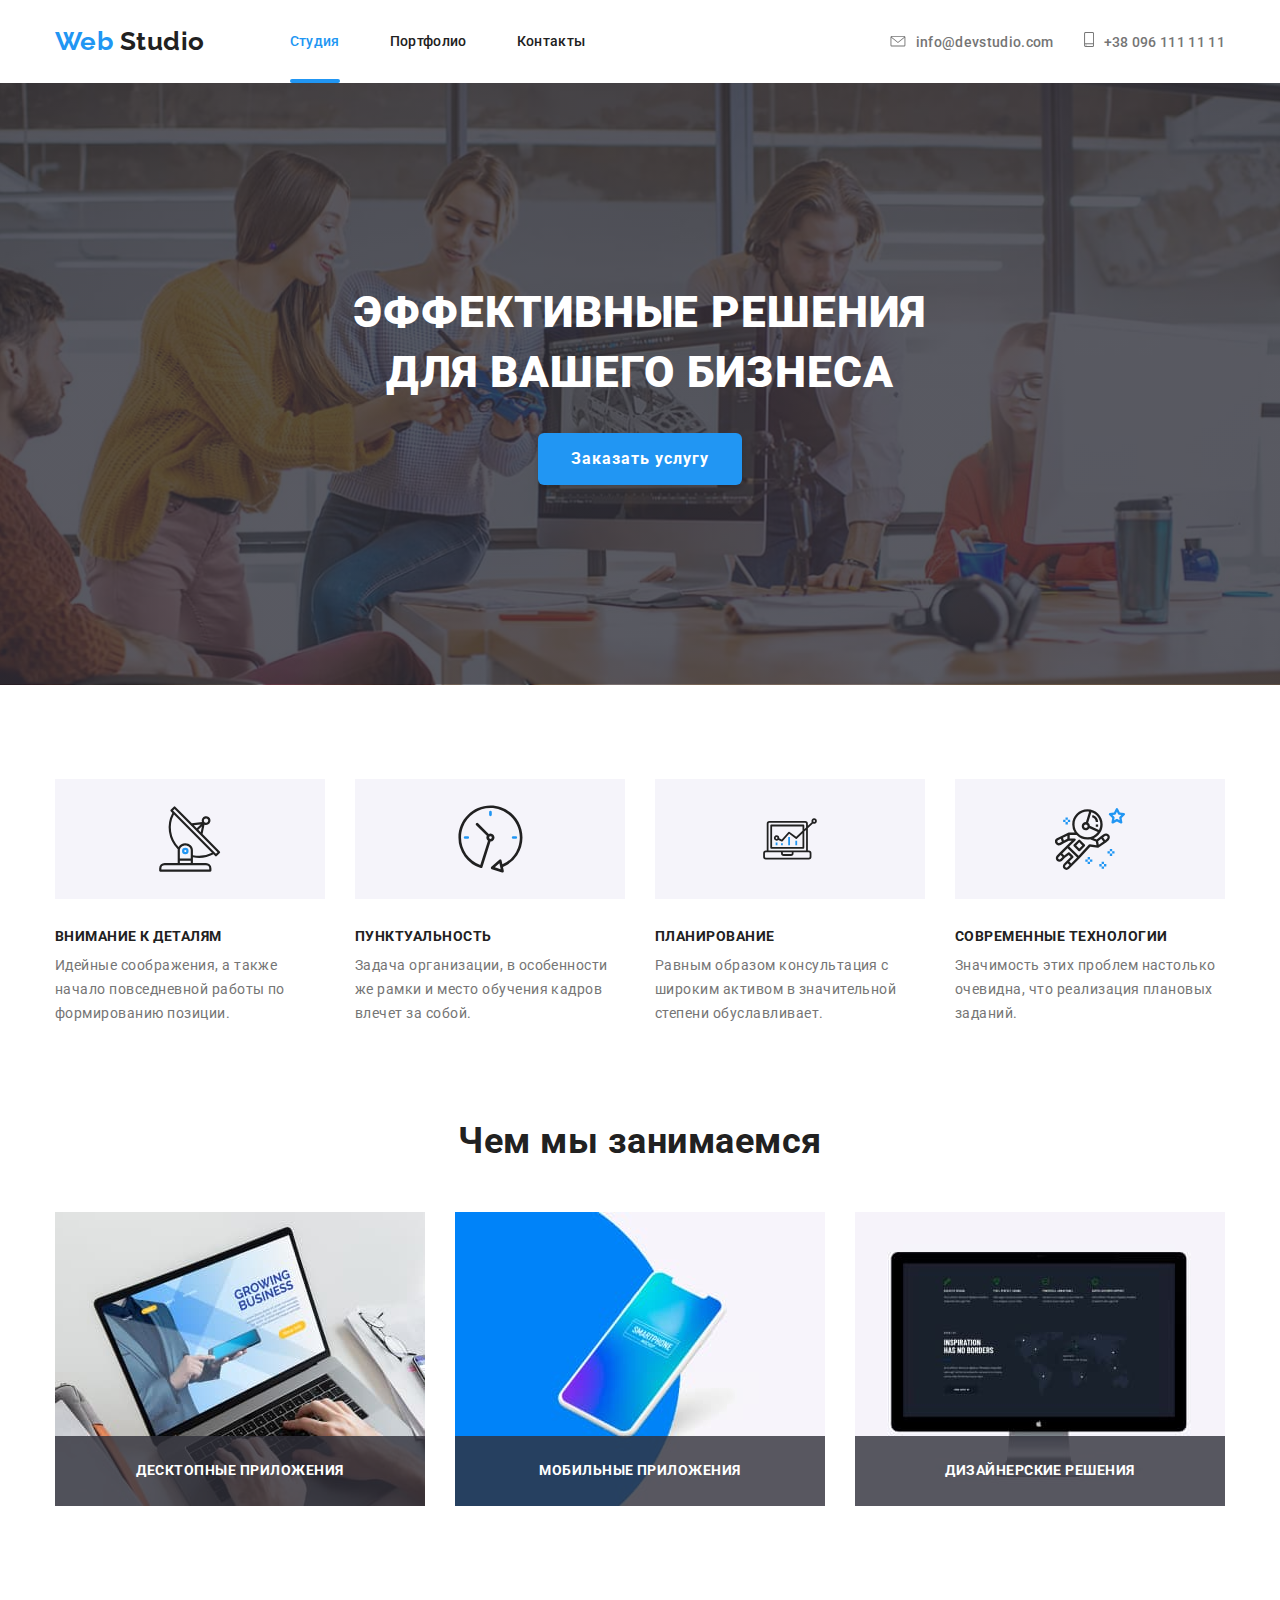
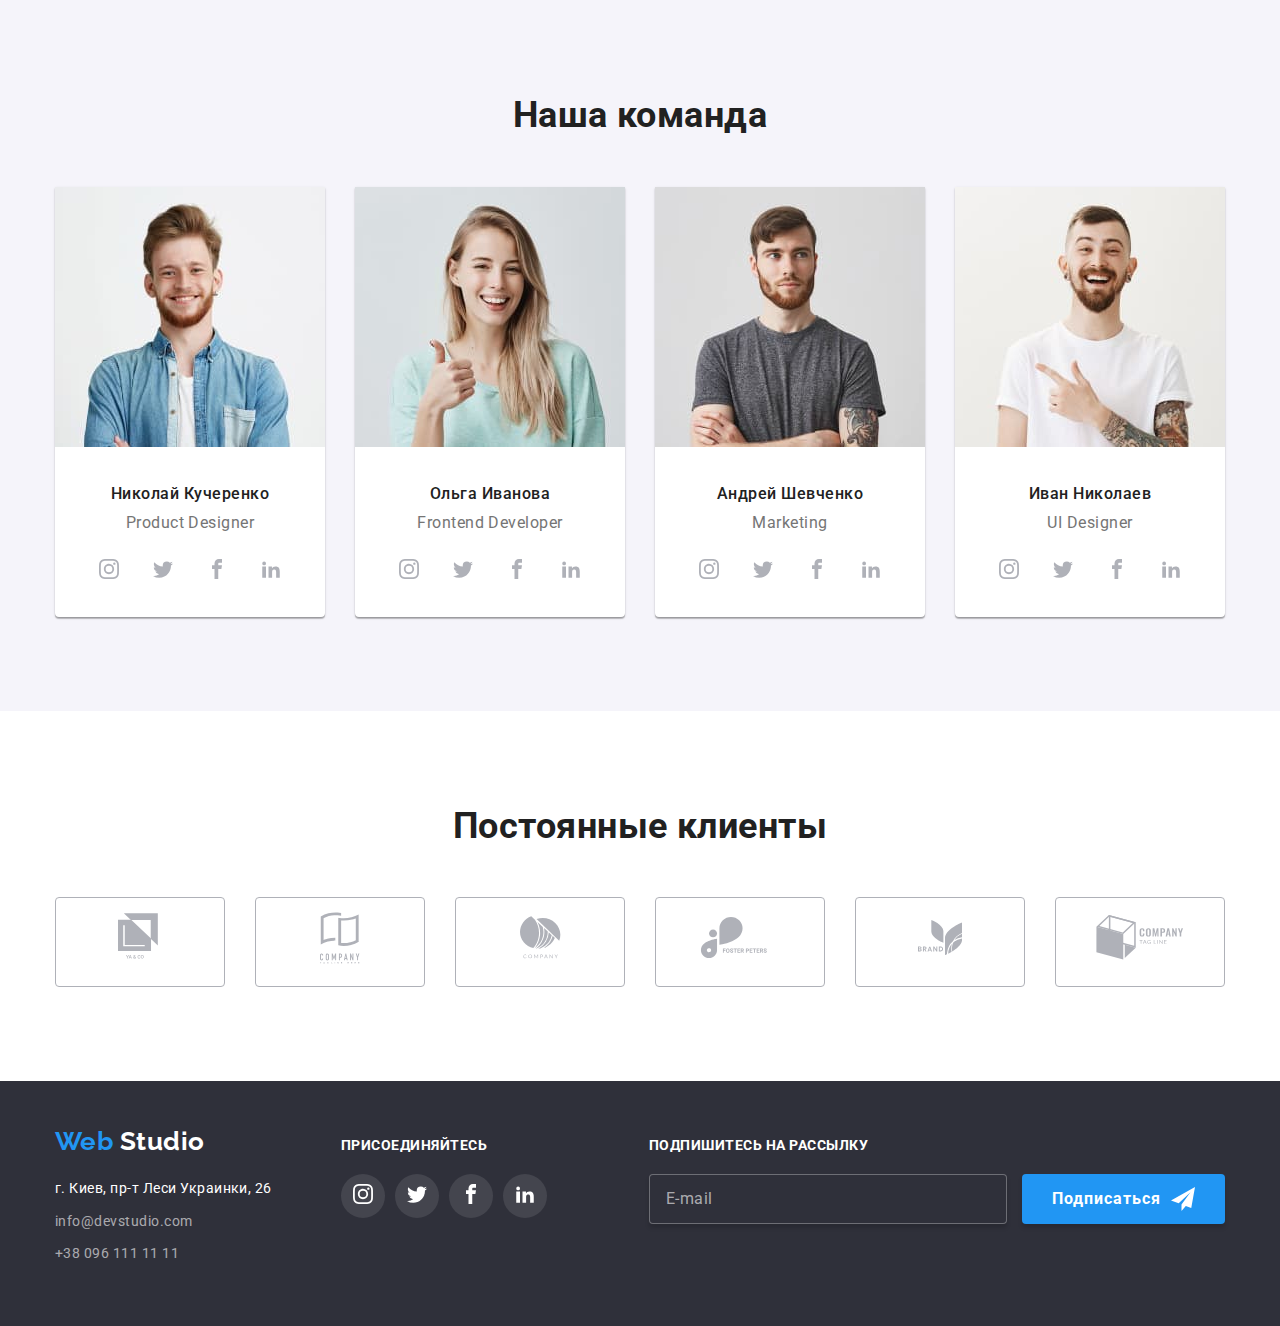
<file: index.html>
<!DOCTYPE html>
<html lang="ru">
  <head>
    <meta charset="UTF-8" />
    <meta name="viewport" content="width=device-width, initial-scale=1.0" />
    <title>Web Studio</title>
    <link
      href="https://fonts.googleapis.com/css2?family=Raleway:wght@700&family=Roboto:wght@400;500;700;900&display=swap"
      rel="stylesheet"
    />
    <link
      rel="stylesheet"
      type="text/css"
      href="https://cdnjs.cloudflare.com/ajax/libs/modern-normalize/0.7.0/modern-normalize.min.css"
    />
    <!-- <link rel="stylesheet" type="text/css" href="./css/styles.css" /> -->
    <link rel="stylesheet" type="text/css" href="./css/main.min.css" />
  </head>
  <body>
    <header>
      <!--Nav-->
      <div class="container flex">
        <nav class="nav">
          <div class="nav-logo-li">
            <!--Logo-->
            <a href="./index.html" class="logo header">
              <span class="logo-web">Web</span> Studio</a
            >
          </div>
          <ul class="nav list">
            <li class="nav-li">
              <a href="#" class="style-link nav-link current">Студия</a>
            </li>
            <li class="nav-li">
              <a href="./portfolio.html" class="style-link nav-link"
                >Портфолио</a
              >
            </li>
            <li class="nav-li">
              <a href="#" class="style-link nav-link">Контакты</a>
            </li>
          </ul>
        </nav>
        <!--Contacts-->
        <address class="contact">
          <div class="mail">
            <a href="mailto:info@devstudio.com" class="style-link contact-link"
              ><svg class="address-icon envelope">
                <use href="./images/symbol-defs.svg#icon-envelope"></use></svg
              >info@devstudio.com
            </a>
          </div>
          <div class="phone">
            <a href="tel:+380961111111" class="style-link contact-link"
              ><svg class="address-icon smartphone">
                <use href="./images/symbol-defs.svg#icon-smartphone"></use></svg
              >+38 096 111 11 11</a
            >
          </div>
        </address>
      </div>
    </header>
    <main>
      <!--Hero section-->
      <section class="hero">
        <div class="hero-content">
          <h1 class="hero-title">
            Эффективные решения <br />
            для вашего бизнеса
          </h1>
          <a data-modal-open href="#" class="hero-button">Заказать услугу</a>
        </div>
      </section>
      <!--Advantages-->
      <section class="advantages">
        <div class="container">
          <h2 class="hidden-title" hidden>Наши сильные стороны</h2>
          <!--этот заголовок будет скрыт в css-->

          <ul class="advantages-list list">
            <li>
              <div class="advantages-icon">
                <svg class="icon-antenna">
                  <use href="./images/symbol-defs.svg#icon-antenna"></use>
                </svg>
              </div>
              <h3>Внимание к деталям</h3>
              <p class="advantages-text">
                Идейные соображения, а также начало повседневной работы по
                формированию позиции.
              </p>
            </li>
            <li>
              <div class="advantages-icon">
                <svg class="icon-clock">
                  <use href="./images/symbol-defs.svg#icon-clock"></use>
                </svg>
              </div>
              <h3>Пунктуальность</h3>
              <p class="advantages-text">
                Задача организации, в особенности же рамки и место обучения
                кадров влечет за собой.
              </p>
            </li>
            <li>
              <div class="advantages-icon">
                <svg class="icon-diagram">
                  <use href="./images/symbol-defs.svg#icon-diagram"></use>
                </svg>
              </div>
              <h3>Планирование</h3>
              <p class="advantages-text">
                Равным образом консультация с широким активом в значительной
                степени обуславливает.
              </p>
            </li>
            <li>
              <div class="advantages-icon">
                <svg class="icon-astronaut">
                  <use href="./images/symbol-defs.svg#icon-astronaut"></use>
                </svg>
              </div>
              <h3>Современные технологии</h3>
              <p class="advantages-text">
                Значимость этих проблем настолько очевидна, что реализация
                плановых заданий.
              </p>
            </li>
          </ul>
        </div>
      </section>

      <!--Products-->
      <section class="products">
        <div class="container">
          <h2>Чем мы занимаемся</h2>
          <ul class="products-list list">
            <li class="product">
              <img src="./images/desctop.jpg" alt="ноутбук" width="370" />
              <h3 class="products-item">Десктопные приложения</h3>
            </li>
            <li class="product">
              <img
                src="./images/mobyle.jpg"
                alt="мобильный телефон"
                width="370"
              />
              <h3 class="products-item">Мобильные приложения</h3>
            </li>
            <li class="product">
              <img src="./images/design.jpg" alt="экран монитора" width="370" />
              <h3 class="products-item">Дизайнерские решения</h3>
            </li>
          </ul>
        </div>
      </section>

      <!--Team-->
      <section class="team">
        <div class="container">
          <h2 class="team-title">Наша команда</h2>
          <ul class="team-list list">
            <li>
              <img
                src="./images/photo-smit.jpg"
                alt="фото Николая"
                width="270"
              />
              <h3 class="team-style team-member">Николай Кучеренко</h3>
              <p class="team-style team-position">Product Designer</p>
              <ul class="social-icons list">
                <li class="social-button">
                  <a href="#" aria-label="Instagram" class="style-link"
                    ><svg class="social-icon instagram">
                      <use
                        href="./images/symbol-defs.svg#icon-instagram"
                      ></use></svg
                  ></a>
                </li>
                <li class="social-button">
                  <a href="#" aria-label="Twitter" class="style-link"
                    ><svg class="social-icon twitter">
                      <use
                        href="./images/symbol-defs.svg#icon-twitter"
                      ></use></svg
                  ></a>
                </li>
                <li class="social-button">
                  <a href="#" aria-label="Facebook" class="style-link"
                    ><svg class="social-icon facebook">
                      <use
                        href="./images/symbol-defs.svg#icon-facebook"
                      ></use></svg
                  ></a>
                </li>
                <li class="social-button">
                  <a href="#" aria-label="LinkedIn" class="style-link"
                    ><svg
                      width="20px"
                      height="20px"
                      class="social-icon linkedin"
                    >
                      <use
                        href="./images/symbol-defs.svg#icon-linkedin"
                      ></use></svg
                  ></a>
                </li>
              </ul>
            </li>
            <li>
              <img
                src="./images/photo-stewart.jpg"
                alt="фото Ольги"
                width="270"
              />
              <h3 class="team-style team-member">Ольга Иванова</h3>
              <p class="team-style team-position">Frontend Developer</p>
              <ul class="social-icons list">
                <li class="social-button">
                  <a href="#" aria-label="Instagram" class="style-link"
                    ><svg class="social-icon instagram">
                      <use
                        href="./images/symbol-defs.svg#icon-instagram"
                      ></use></svg
                  ></a>
                </li>
                <li class="social-button">
                  <a href="#" aria-label="Twitter" class="style-link"
                    ><svg class="social-icon twitter">
                      <use
                        href="./images/symbol-defs.svg#icon-twitter"
                      ></use></svg
                  ></a>
                </li>
                <li class="social-button">
                  <a href="#" aria-label="Facebook" class="style-link"
                    ><svg class="social-icon facebook">
                      <use
                        href="./images/symbol-defs.svg#icon-facebook"
                      ></use></svg
                  ></a>
                </li>
                <li class="social-button">
                  <a href="#" aria-label="LinkedIn" class="style-link"
                    ><svg class="social-icon linkedin">
                      <use
                        href="./images/symbol-defs.svg#icon-linkedin"
                      ></use></svg
                  ></a>
                </li>
              </ul>
            </li>
            <li>
              <img
                src="./images/photo-jakis.jpg"
                alt="фото Андрея"
                width="270"
              />
              <h3 class="team-style team-member">Андрей Шевченко</h3>
              <p class="team-style team-position">Marketing</p>
              <ul class="social-icons list">
                <li class="social-button">
                  <a href="#" aria-label="Instagram" class="style-link"
                    ><svg class="social-icon instagram">
                      <use
                        href="./images/symbol-defs.svg#icon-instagram"
                      ></use></svg
                  ></a>
                </li>
                <li class="social-button">
                  <a href="#" aria-label="Twitter" class="style-link"
                    ><svg class="social-icon twitter">
                      <use
                        href="./images/symbol-defs.svg#icon-twitter"
                      ></use></svg
                  ></a>
                </li>
                <li class="social-button">
                  <a href="#" aria-label="Facebook" class="style-link"
                    ><svg class="social-icon facebook">
                      <use
                        href="./images/symbol-defs.svg#icon-facebook"
                      ></use></svg
                  ></a>
                </li>
                <li class="social-button">
                  <a href="#" aria-label="LinkedIn" class="style-link"
                    ><svg class="social-icon linkedin">
                      <use
                        href="./images/symbol-defs.svg#icon-linkedin"
                      ></use></svg
                  ></a>
                </li>
              </ul>
            </li>
            <li>
              <img src="./images/photo-doe.jpg" alt="фото Ивана" width="270" />
              <h3 class="team-style team-member">Иван Николаев</h3>
              <p class="team-style team-position">UI Designer</p>
              <ul class="social-icons list">
                <li class="social-button">
                  <a href="#" aria-label="Instagram" class="style-link"
                    ><svg class="social-icon instagram">
                      <use
                        href="./images/symbol-defs.svg#icon-instagram"
                      ></use></svg
                  ></a>
                </li>
                <li class="social-button">
                  <a href="#" aria-label="Twitter" class="style-link"
                    ><svg class="social-icon twitter">
                      <use
                        class="social-icon"
                        href="./images/symbol-defs.svg#icon-twitter"
                      ></use></svg
                  ></a>
                </li>
                <li class="social-button">
                  <a href="#" aria-label="Facebook" class="style-link"
                    ><svg class="social-icon facebook">
                      <use
                        href="./images/symbol-defs.svg#icon-facebook"
                      ></use></svg
                  ></a>
                </li>
                <li class="social-button">
                  <a href="#" aria-label="LinkedIn" class="style-link"
                    ><svg class="social-icon linkedin">
                      <use
                        href="./images/symbol-defs.svg#icon-linkedin"
                      ></use></svg
                  ></a>
                </li>
              </ul>
            </li>
          </ul>
        </div>
      </section>

      <section>
        <div class="container">
          <h2>Постоянные клиенты</h2>
          <ul class="clients-list list">
            <li class="clients-list-item">
              <a href="#"
                ><svg class="company-1" alt="Компания 1">
                  <use href="./images/symbol-defs.svg#icon-logo-1"></use></svg
              ></a>
            </li>
            <li>
              <a href="#"
                ><svg class="company-2" alt="Компания 2">
                  <use href="./images/symbol-defs.svg#icon-logo-2"></use></svg
              ></a>
            </li>
            <li>
              <a href="#"
                ><svg class="company-3" alt="Компания 3">
                  <use href="./images/symbol-defs.svg#icon-logo-3"></use></svg
              ></a>
            </li>
            <li>
              <a href="#"
                ><svg class="company-4" alt="Компания 4">
                  <use href="./images/symbol-defs.svg#icon-logo-4"></use></svg
              ></a>
            </li>
            <li>
              <a href="#"
                ><svg class="company-5" alt="Компания 5">
                  <use href="./images/symbol-defs.svg#icon-logo-5"></use></svg
              ></a>
            </li>
            <li>
              <a href="#"
                ><svg class="company-6" alt="Компания 6">
                  <use href="./images/symbol-defs.svg#icon-logo-6"></use></svg
              ></a>
            </li>
          </ul>
        </div>
      </section>
    </main>
    <footer class="footer-color">
      <div class="container">
        <div class="footer-flex">
          <div class="footer-flex-address">
            <a href="./index.html" class="block logo footer-color-text">
              <span class="logo-web">Web</span> Studio</a
            >
            <address class="address footer-color-text">
              <span class="address-text">г. Киев, пр-т Леси Украинки, 26</span>
              <a href="mailto:info@devstudio.com" class="address-link"
                >info@devstudio.com</a
              >
              <a href="tel:+380961111111" class="address-link"
                >+38 096 111 11 11</a
              >
            </address>
          </div>
          <div class="footer-flex-snet">
            <p class="footer-color-text footer-text">Присоединяйтесь</p>
            <ul class="social-icons list">
              <li class="footer-social-button">
                <a href="#" aria-label="Instagram" class="style-link"
                  ><svg class="footer-social-icon instagram">
                    <use
                      href="./images/symbol-defs.svg#icon-instagram"
                    ></use></svg
                ></a>
              </li>
              <li class="footer-social-button">
                <a href="#" aria-label="Twitter" class="style-link"
                  ><svg class="footer-social-icon twitter">
                    <use
                      href="./images/symbol-defs.svg#icon-twitter"
                    ></use></svg
                ></a>
              </li>
              <li class="footer-social-button">
                <a href="#" aria-label="Facebook" class="style-link"
                  ><svg class="footer-social-icon facebook">
                    <use
                      href="./images/symbol-defs.svg#icon-facebook"
                    ></use></svg
                ></a>
              </li>
              <li class="footer-social-button">
                <a href="#" aria-label="LinkedIn" class="style-link"
                  ><svg class="footer-social-icon linkedin">
                    <use
                      href="./images/symbol-defs.svg#icon-linkedin"
                    ></use></svg
                ></a>
              </li>
            </ul>
          </div>

          <form action="" class="footer-flex-sub">
            <p class="footer-color-text footer-text">Подпишитесь на рассылку</p>
            <input
              class="subscribe-field"
              type="email"
              placeholder="E-mail"
              name="email"
            />
            <a href="#" class="subscribe-button">Подписаться</a>
            <!--форма подписки на рассылку-->
          </form>
        </div>
        <!-- <p class="developed-by">2020 | Developed by GoIT Students</p> -->
      </div>
    </footer>
    <div class="backdrop is-hidden" data-modal>
      <div class="modal">
        <form action="" class="form-order">
          <a
            data-modal-close
            href="#"
            aria-label="Close"
            class="form-order-close"
            ><svg class="icon-x">
              <use href="./images/symbol-defs.svg#icon-x"></use></svg
          ></a>
          <h2 class="form-order-title">
            Оставьте свои данные, мы вам перезвоним
          </h2>
          <div class="form-order-field">
            <input
              type="text"
              name="name"
              id="name"
              class="form-order-input"
              placeholder=" "
            />
            <label for="name" class="form-order-label">Имя</label>
            <svg class="form-order-icon icon-name">
              <use href="./images/symbol-defs.svg#icon-name"></use>
            </svg>
          </div>
          <div class="form-order-field">
            <input
              type="tel"
              name="tel"
              id="tel"
              class="form-order-input"
              placeholder=" "
            />
            <label for="tel" class="form-order-label">Телефон</label>
            <svg class="form-order-icon icon-tel">
              <use href="./images/symbol-defs.svg#icon-tel"></use>
            </svg>
          </div>
          <div class="form-order-field">
            <input
              type="email"
              name="email"
              id="email"
              class="form-order-input"
              placeholder=" "
            />
            <label for="email" class="form-order-label">Почта</label>
            <svg class="form-order-icon icon-email">
              <use href="./images/symbol-defs.svg#icon-email"></use>
            </svg>
          </div>
          <div class="form-order-field">
            <textarea
              class="form-order-comment"
              name="comment"
              rows="5"
              cols="45"
              id="comment"
              placeholder=" "
            ></textarea>
            <label for="comment" class="form-order-label">Комментарий</label>
          </div>
          <div class="form-order-checkbox">
            <label for="checkbox" class="checkbox-label"
              ><input
                id="checkbox"
                type="checkbox"
                name="checkbox"
                class="checkbox-input"
              />
              <span class="icon-check"></span>
              Соглашаюсь с рассылкой и принимаю&nbsp;
              <a href="#" class="checkbox-link">Условия договора</a>
            </label>
          </div>
          <button type="submit" class="form-order-button">Отправить</button>
        </form>
      </div>
    </div>
    <script src="./js/modal.js"></script>
  </body>
</html>
</file>
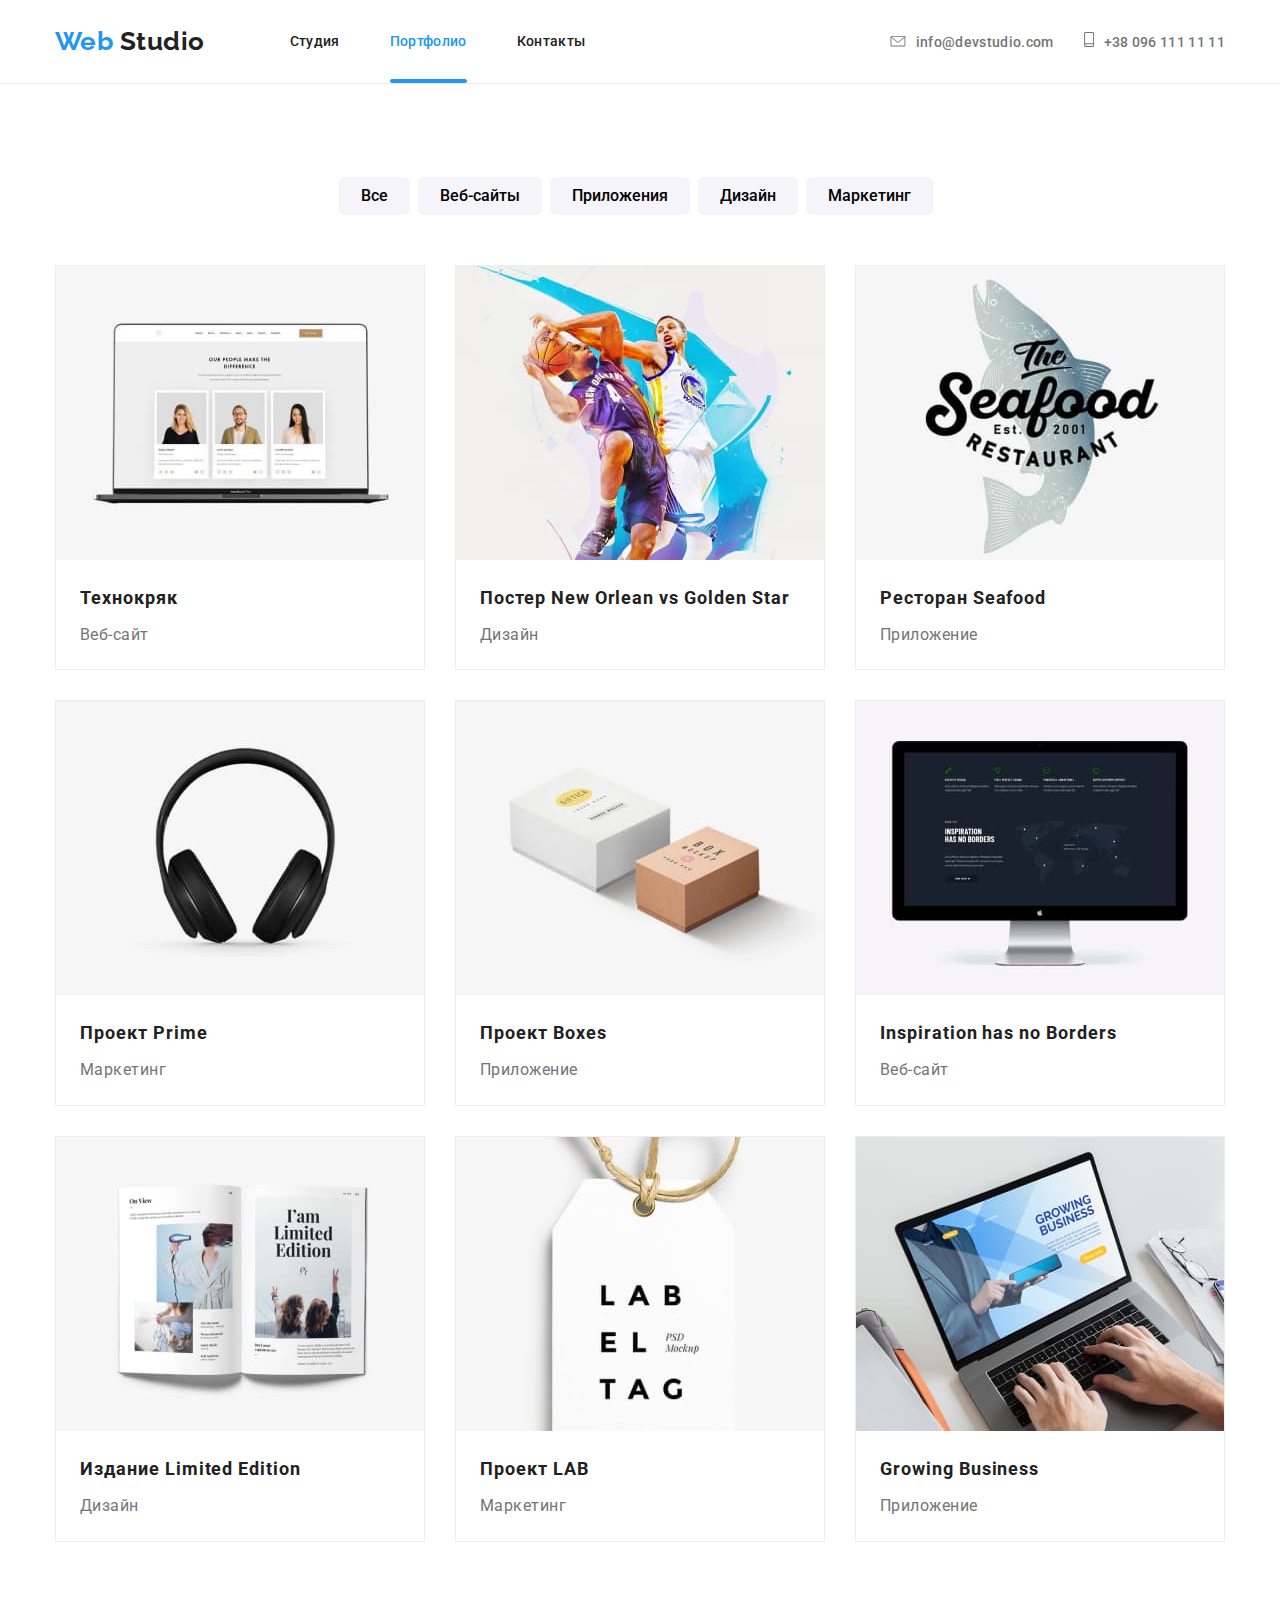
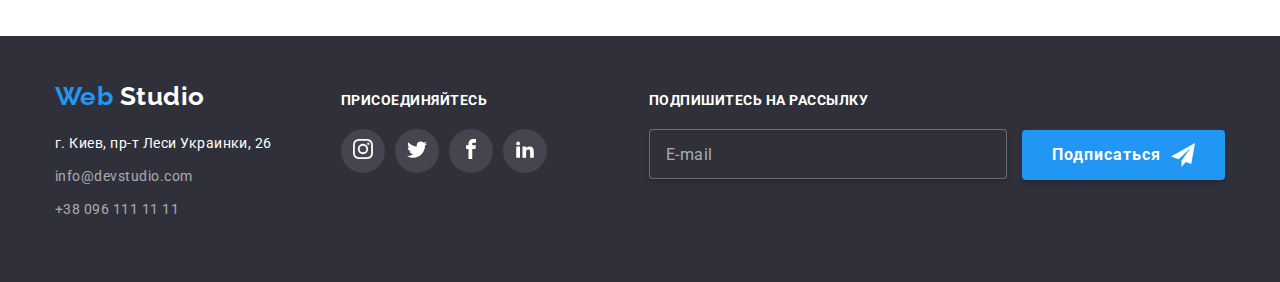
<file: portfolio.html>
<!DOCTYPE html>
<html lang="ru">
  <head>
    <meta charset="UTF-8" />
    <meta name="viewport" content="width=device-width, initial-scale=1.0" />
    <title>Portfolio-Web Studio</title>
    <link
      href="https://fonts.googleapis.com/css2?family=Raleway:wght@700&family=Roboto:wght@400;500;700;900&display=swap"
      rel="stylesheet"
    />
    <link
      rel="stylesheet"
      type="text/css"
      href="https://cdnjs.cloudflare.com/ajax/libs/modern-normalize/0.7.0/modern-normalize.min.css"
    />
    <!-- <link rel="stylesheet" type="text/css" href="./css/styles.css" /> -->
    <link rel="stylesheet" type="text/css" href="./css/main.min.css" />
  </head>

  <body>
    <header class="border-line">
      <!--Nav-->
      <div class="container flex">
        <nav class="nav">
          <div class="nav-logo-li">
            <!--Logo-->
            <a href="./index.html" class="logo header">
              <span class="logo-web">Web</span> Studio</a
            >
          </div>
          <ul class="nav list">
            <li class="nav-li">
              <a href="./index.html" class="style-link nav-link">Студия</a>
            </li>
            <li class="nav-li">
              <a href="./portfolio.html" class="style-link nav-link current"
                >Портфолио</a
              >
            </li>
            <li class="nav-li">
              <a href="#" class="style-link nav-link">Контакты</a>
            </li>
          </ul>
        </nav>
        <!--Contacts-->
        <address class="contact">
          <div class="mail">
            <a href="mailto:info@devstudio.com" class="style-link contact-link"
              ><svg class="address-icon envelope">
                <use href="./images/symbol-defs.svg#icon-envelope"></use></svg
              >info@devstudio.com
            </a>
          </div>
          <div class="phone">
            <a href="tel:+380961111111" class="style-link contact-link"
              ><svg class="address-icon smartphone">
                <use href="./images/symbol-defs.svg#icon-smartphone"></use></svg
              >+38 096 111 11 11</a
            >
          </div>
        </address>
      </div>
    </header>
    <main>
      <section class="projects">
        <div class="container">
          <h1 class="portfolio-title" hidden>Наши проекты</h1>
          <!--hidden header-->
          <div class="filter-group">
            <button type="button" class="filter">Все</button>
            <button type="button" class="filter">Веб-сайты</button>
            <button type="button" class="filter">Приложения</button>
            <button type="button" class="filter">Дизайн</button>
            <button type="button" class="filter">Маркетинг</button>
          </div>
          <ul class="projects-list list">
            <li class="projects-item">
              <a href="#" class="projects-link">
                <div class="projects-overlay">
                  <img
                    class="product-image"
                    src="./images/technokryak.jpg"
                    alt="Технокряк"
                    width="370"
                  />
                  <div class="project-description-box">
                    <p class="projects-description">
                      Технокряк это современная площадка распространения
                      коронавируса. Компании используют эту платформу для
                      цифрового шпионажа и атак на защищённые сервера
                      конкурентов.
                    </p>
                  </div>
                </div>
                <h2 class="projects-title">Технокряк</h2>
                <p class="projects-kind">Веб-сайт</p>
              </a>
            </li>
            <li class="projects-item">
              <a href="#" class="projects-link">
                <div class="projects-overlay">
                  <img
                    class="product-image"
                    src="./images/new-orleans.jpg"
                    alt="Постер New Orlean vs Golden Star"
                    width="370"
                  />
                  <div class="project-description-box">
                    <p class="projects-description">
                      Технокряк это современная площадка распространения
                      коронавируса. Компании используют эту платформу для
                      цифрового шпионажа и атак на защищённые сервера
                      конкурентов.
                    </p>
                  </div>
                </div>
                <h2 class="projects-title">Постер New Orlean vs Golden Star</h2>
                <p class="projects-kind">Дизайн</p>
              </a>
            </li>
            <li class="projects-item">
              <a href="#" class="projects-link">
                <div class="projects-overlay">
                  <img
                    class="product-image"
                    src="./images/seafood.jpg"
                    alt="Ресторан Seafood"
                    width="370"
                  />
                  <div class="project-description-box">
                    <p class="projects-description">
                      Технокряк это современная площадка распространения
                      коронавируса. Компании используют эту платформу для
                      цифрового шпионажа и атак на защищённые сервера
                      конкурентов.
                    </p>
                  </div>
                </div>
                <h2 class="projects-title">Ресторан Seafood</h2>
                <p class="projects-kind">Приложение</p>
              </a>
            </li>
            <li class="projects-item">
              <a href="#" class="projects-link">
                <div class="projects-overlay">
                  <img
                    class="product-image"
                    src="./images/prime.jpg"
                    alt="Проект Prime"
                    width="370"
                  />
                  <div class="project-description-box">
                    <p class="projects-description">
                      Технокряк это современная площадка распространения
                      коронавируса. Компании используют эту платформу для
                      цифрового шпионажа и атак на защищённые сервера
                      конкурентов.
                    </p>
                  </div>
                </div>
                <h2 class="projects-title">Проект Prime</h2>
                <p class="projects-kind">Маркетинг</p>
              </a>
            </li>
            <li class="projects-item">
              <a href="#" class="projects-link">
                <div class="projects-overlay">
                  <img
                    class="product-image"
                    src="./images/boxes.jpg"
                    alt="Проект Boxes"
                    width="370"
                  />
                  <div class="project-description-box">
                    <p class="projects-description">
                      Технокряк это современная площадка распространения
                      коронавируса. Компании используют эту платформу для
                      цифрового шпионажа и атак на защищённые сервера
                      конкурентов.
                    </p>
                  </div>
                </div>
                <h2 class="projects-title">Проект Boxes</h2>
                <p class="projects-kind">Приложение</p>
              </a>
            </li>
            <li class="projects-item">
              <a href="#" class="projects-link">
                <div class="projects-overlay">
                  <img
                    class="product-image"
                    src="./images/inspiration.jpg"
                    alt="Inspiration has no Borders"
                    width="370"
                  />
                  <div class="project-description-box">
                    <p class="projects-description">
                      Технокряк это современная площадка распространения
                      коронавируса. Компании используют эту платформу для
                      цифрового шпионажа и атак на защищённые сервера
                      конкурентов.
                    </p>
                  </div>
                </div>
                <h2 class="projects-title">Inspiration has no Borders</h2>
                <p class="projects-kind">Веб-сайт</p>
              </a>
            </li>
            <li class="projects-item">
              <a href="#" class="projects-link">
                <div class="projects-overlay">
                  <img
                    class="product-image"
                    src="./images/limited-edition.jpg"
                    alt="Издание Limited Edition"
                    width="370"
                  />
                  <div class="project-description-box">
                    <p class="projects-description">
                      Технокряк это современная площадка распространения
                      коронавируса. Компании используют эту платформу для
                      цифрового шпионажа и атак на защищённые сервера
                      конкурентов.
                    </p>
                  </div>
                </div>
                <h2 class="projects-title">Издание Limited Edition</h2>
                <p class="projects-kind">Дизайн</p>
              </a>
            </li>
            <li class="projects-item">
              <a href="#" class="projects-link">
                <div class="projects-overlay">
                  <img
                    class="product-image"
                    src="./images/lab.jpg"
                    alt="Проект LAB"
                    width="370"
                  />
                  <div class="project-description-box">
                    <p class="projects-description">
                      Технокряк это современная площадка распространения
                      коронавируса. Компании используют эту платформу для
                      цифрового шпионажа и атак на защищённые сервера
                      конкурентов.
                    </p>
                  </div>
                </div>
                <h2 class="projects-title">Проект LAB</h2>
                <p class="projects-kind">Маркетинг</p>
              </a>
            </li>
            <li class="projects-item">
              <a href="#" class="projects-link">
                <div class="projects-overlay">
                  <img
                    class="product-image"
                    src="./images/busines.jpg"
                    alt="Growing Business"
                    width="370"
                  />
                  <div class="project-description-box">
                    <p class="projects-description">
                      Технокряк это современная площадка распространения
                      коронавируса. Компании используют эту платформу для
                      цифрового шпионажа и атак на защищённые сервера
                      конкурентов.
                    </p>
                  </div>
                </div>
                <h2 class="projects-title">Growing Business</h2>
                <p class="projects-kind">Приложение</p>
              </a>
            </li>
          </ul>
        </div>
      </section>
    </main>
    <footer class="footer-color">
      <div class="container">
        <div class="footer-flex">
          <div class="footer-flex-address">
            <a href="./index.html" class="block logo footer-color-text">
              <span class="logo-web">Web</span> Studio</a
            >
            <address class="address footer-color-text">
              <span class="address-text">г. Киев, пр-т Леси Украинки, 26</span>
              <a href="mailto:info@devstudio.com" class="address-link"
                >info@devstudio.com</a
              >
              <a href="tel:+380961111111" class="address-link"
                >+38 096 111 11 11</a
              >
            </address>
          </div>
          <div class="footer-flex-snet">
            <p class="footer-color-text footer-text">Присоединяйтесь</p>
            <ul class="social-icons list">
              <li class="footer-social-button">
                <a href="#" aria-label="Instagram" class="style-link"
                  ><svg class="footer-social-icon instagram">
                    <use
                      href="./images/symbol-defs.svg#icon-instagram"
                    ></use></svg
                ></a>
              </li>
              <li class="footer-social-button">
                <a href="#" aria-label="Twitter" class="style-link"
                  ><svg class="footer-social-icon twitter">
                    <use
                      href="./images/symbol-defs.svg#icon-twitter"
                    ></use></svg
                ></a>
              </li>
              <li class="footer-social-button">
                <a href="#" aria-label="Facebook" class="style-link"
                  ><svg class="footer-social-icon facebook">
                    <use
                      href="./images/symbol-defs.svg#icon-facebook"
                    ></use></svg
                ></a>
              </li>
              <li class="footer-social-button">
                <a href="#" aria-label="LinkedIn" class="style-link"
                  ><svg class="footer-social-icon linkedin">
                    <use
                      href="./images/symbol-defs.svg#icon-linkedin"
                    ></use></svg
                ></a>
              </li>
            </ul>
          </div>

          <form action="" class="footer-flex-sub">
            <p class="footer-color-text footer-text">Подпишитесь на рассылку</p>
            <input
              class="subscribe-field"
              type="email"
              placeholder="E-mail"
              name="email"
            />
            <a href="#" class="subscribe-button">Подписаться</a>
            <!--форма подписки на рассылку-->
          </form>
        </div>
        <!-- <p class="developed-by">2020 | Developed by GoIT Students</p> -->
      </div>
    </footer>
  </body>
</html>
</file>
<file: css/styles.css>
:root {
  --primary-text-color: #757575;
  --title-text-color: #212121;
  --light-text-color: #ffffff;
  --accent-color: #2196f3;
  --primary-white-color: #ffffff;
  --background-dim-color: rgba(47, 48, 58, 0.8);
  --shadow-color: #f5f4fa;
  --social-icon-color: #afb1b8;
  --footer-social-background: rgba(255, 255, 255, 0.1);
  --footer-social-color: #ffffff;
  --footer-background: #2f303a;
}

html {
  box-sizing: border-box;
}

*,
*::before,
*::after {
  box-sizing: inherit;
}

body {
  margin: 0px;

  background-color: var(--primary-white-color);
  color: var(--primary-text-color);

  font-family: 'Roboto', sans-serif;
  font-weight: 400;
  font-size: 14px;
  line-height: 1.71;
  letter-spacing: 0.48px;
}

.container {
  width: 1200px;
  margin-left: auto;
  margin-right: auto;
  padding-left: 15px;
  padding-right: 15px;
}

section {
  margin-bottom: 0px;
  margin-top: 0px;
}

.list {
  list-style: none;
  margin: 0px;
  padding: 0px;
}

p {
  margin: 0px;
}
.border-line {
  border-bottom: 1px solid #ececec;
}
/* Logo in header and footer*/
.logo {
  font-family: 'Raleway', sans-serif;
  font-weight: 700;
  font-size: 26px;
  line-height: 1.2;
  letter-spacing: 0.48px;
  text-decoration: none;
}
.header {
  margin-bottom: 8px;
  color: var(--title-text-color);
}
.footer-color-text {
  color: var(--light-text-color);
}
.logo-web {
  color: var(--accent-color);
}

/* Nav */
.flex {
  display: flex;
  justify-content: space-between;
}
.style-link {
  font-weight: 500;
  line-height: 1.14;
  letter-spacing: 0.32px;
  text-decoration: none;
}

.nav {
  display: flex;
  align-items: center;
}

.nav-logo-li {
  margin-right: 85px;
}
.nav-li:not(:last-child) {
  margin-right: 50px;
}

.nav-link {
  display: block;
  padding-top: 32px;
  padding-bottom: 32px;
  position: relative;

  color: var(--title-text-color);
  transition: color 250ms cubic-bezier(0.4, 0, 0.2, 1);
}
.nav-link::after {
  content: '';
  display: block;
  position: absolute;
  top: 77px;
  width: 100%;
  height: 4px;
  border-radius: 4px;
  background-color: var(--accent-color);
  opacity: 0;
}
.nav-link.nav-link.current::after {
  opacity: 1;
}
.nav-link:hover,
.nav-link:focus,
.contact-link:hover,
.contact-link:focus {
  color: var(--accent-color);
}

.nav-link.current {
  color: var(--accent-color);
}

.contact {
  display: flex;
  align-items: baseline;
}

.address-icon {
  fill: var(--primary-text-color);
  margin-right: 10px;
}

.envelope {
  width: 16px;
  height: 11.2px;
  transition: fill 250ms cubic-bezier(0.4, 0, 0.2, 1);
}
.smartphone {
  width: 10px;
  height: 15px;
  transition: fill 250ms cubic-bezier(0.4, 0, 0.2, 1);
}
.mail {
  display: flex;
  margin-right: 30px;
  /* transition: color 250ms cubic-bezier(0.4, 0, 0.2, 1); */
}
.mail:hover .envelope,
.mail:focus .envelope,
.phone:hover .smartphone,
.phone:focus .smartphone {
  fill: var(--accent-color);
}
.phone {
  display: flex;
  /* transition: color 250ms cubic-bezier(0.4, 0, 0.2, 1); */
}
.contact-link {
  display: block;
  padding-top: 32px;
  padding-bottom: 32px;
  color: var(--primary-text-color);
  font-style: normal;
  transition: color 250ms cubic-bezier(0.4, 0, 0.2, 1);
}
.contact-link + .contact-link {
  margin-left: 30px;
}

/*Hero*/
.hero {
  background-color: var(--background-dim-color);
  background-image: linear-gradient(
      to right,
      var(--background-dim-color),
      var(--background-dim-color)
    ),
    url(../images/hero.jpg);
  background-size: cover;
  background-position: center;

  text-align: center;

  margin-left: auto;
  margin-right: auto;
  display: flex;
  justify-content: center;
  align-items: center;

  height: 600px;
  max-width: 1600px;
  /* width: 100%; */
}

.hero-title {
  margin-top: 0px;
  margin-bottom: 30px;

  color: var(--light-text-color);

  font-weight: 900;
  font-size: 44px;
  line-height: 1.36;
  text-align: center;
  letter-spacing: 0.96px;
  text-transform: uppercase;
}

.hero-button {
  display: inline-block;
  border: 1px solid transparent;
  border-radius: 6px;
  padding: 10px 32px;
  /* margin-left: auto;
  margin-right: auto; */

  color: var(--light-text-color);
  background-color: var(--accent-color);

  font-weight: 700;
  font-size: 16px;
  line-height: 1.87;
  letter-spacing: 0.96px;
  text-decoration: none;
  text-align: center;
}

h2 {
  margin-top: 0px;
  margin-bottom: 50px;
  padding-top: 94px;
  color: var(--title-text-color);

  font-weight: 700;
  font-size: 36px;
  line-height: 1.17;
  letter-spacing: 0.48px;
  text-align: center;
}

h3 {
  margin-top: 30px;
  margin-bottom: 10px;
  color: var(--title-text-color);

  font-weight: 700;
  font-size: 14px;
  line-height: 1.14;
  letter-spacing: 0.48px;
  text-transform: uppercase;
}

/* Advantages*/
.advantages-text {
  margin: 0px;
}
.advantages-list,
.products-list,
.team-list,
.social-icons,
.clients-list {
  display: flex;
}
.advantages-list > li,
.team-list > li {
  width: 270px;
}
.advantages-list > li {
  margin-top: 94px;
}
.advantages-icon {
  display: flex;
  justify-content: center;
  align-items: center;
  background-color: var(--shadow-color);
  height: 120px;
}
.icon-antenna {
  width: 65.32px;
  height: 70px;
}
.icon-clock {
  width: 66.96px;
  height: 70px;
}
.icon-diagram {
  width: 70px;
  height: 53.69px;
}
.icon-astronaut {
  width: 70px;
  height: 70px;
}
/* .advantages-list > li::before {
  display: block;
  content: '';

  height: 120px;
  background-color: #f5f4fa;
  border-radius: 4px;
  background-repeat: no-repeat;
  background-position: center;
}
.icon-antenna::before {
  background-image: url(../images/antenna.png);
}
.icon-clock::before {
  background-image: url(../images/clock.png);
}
.icon-diagram::before {
  background-image: url(../images/diagram.png);
}
.icon-astronaut::before {
  background-image: url(../images/astronaut.png);
} */

.advantages-list > li + li,
.products-list > li + li,
.team-list > li + li,
.clients-list > li + li {
  margin-left: 30px;
}

/*Products*/
.products-item {
  position: absolute;
  bottom: 0px;
  right: 0px;

  width: 370px;
  margin-top: 0px;
  margin-bottom: 0px;
  padding-top: 27px;
  padding-bottom: 27px;
  color: var(--light-text-color);
  background-color: var(--background-dim-color);

  text-align: center;
}
.product {
  position: relative;
  width: 370px;
  margin-bottom: 94px;
}

/*Team*/
.team {
  background-color: #f5f4fa;
}

.team-list > li {
  background-color: var(--primary-white-color);
  margin-bottom: 94px;

  box-shadow: 0px 2px 1px rgba(0, 0, 0, 0.2), 0px 1px 1px rgba(0, 0, 0, 0.14),
    0px 1px 3px rgba(0, 0, 0, 0.12);
  border-radius: 0px 0px 4px 4px;
}
.team-style {
  font-size: 16px;
  line-height: 1.19;
  letter-spacing: 0.48px;
  text-align: center;
  text-transform: none;
}

.team-member {
  color: var(--title-text-color);

  font-weight: 500;
}

.team-position {
  margin-top: 0px;
  margin-bottom: 16px;
  color: var(--primary-text-color);
}

/*Social networks icons*/
.social-icon {
  fill: var(--social-icon-color);
  transition: fill 250ms cubic-bezier(0.4, 0, 0.2, 1);
}
.social-button,
.footer-social-button {
  display: inline-flex;
  justify-content: center;
  align-items: center;
  margin-bottom: 24px;
  width: 44px;
  height: 44px;
  border-radius: 50%;

  transition: background-color 250ms cubic-bezier(0.4, 0, 0.2, 1);
}
.social-button:first-child {
  margin-left: 32px;
}
.social-button:last-child {
  margin-right: 32px;
}
.instagram,
.linkedin,
.twitter,
.facebook {
  width: 44px;
  height: 44px;
  padding: 12px;
}
.social-button:hover .social-icon,
.social-button:focus .social-icon {
  fill: var(--light-text-color);
}
.social-button:hover,
.social-button:focus {
  background-color: var(--accent-color);
}
.social-icons > li + li {
  margin-left: 10px;
}
.social-icons > li {
  margin-bottom: 24px;
}

/*Clients*/
.clients-list > li {
  border: 1px solid var(--social-icon-color);
  box-sizing: border-box;
  border-radius: 4px;

  /* display: flex;
  justify-content: center;
  align-items: center; */

  width: 170px;
  height: 90px;
  margin-bottom: 94px;
  transition: border 250ms cubic-bezier(0.4, 0, 0.2, 1);
}
.clients-list > li:hover,
.clients-list > li:focus {
  border: 1px solid var(--accent-color);
}
.company {
  fill: var(--social-icon-color);
  width: 170px;
  height: 90px;
  transition: fill 250ms cubic-bezier(0.4, 0, 0.2, 1);
}
.company:hover,
.company:focus {
  fill: var(--accent-color);
}
.company:nth-child(1) {
  padding: 20px 63px;
}
.company:nth-child(2) {
  padding: 19px 65px;
}
.company:nth-child(3) {
  padding: 24px 65px;
}
.company:nth-child(4) {
  padding: 24px 45px;
}
.company:nth-child(5) {
  padding: 22px 55px;
}
.company:nth-child(6) {
  padding: 22px 40px;
}
/*Footer*/
.footer-color {
  background-color: var(--footer-background);
}
.address {
  font-style: normal;
  line-height: 1.7;
}

.footer-flex .block {
  display: block;
  margin-top: 45px;
  margin-bottom: 20px;
}

.address-link {
  display: block;
  margin-bottom: 9px;
  color: rgba(255, 255, 255, 0.6);
  text-decoration: none;
}
.address-text {
  display: block;
  margin-bottom: 9px;
}

.footer-text {
  margin-bottom: 20px;
  padding-top: 57px;
  font-weight: 700;
  line-height: 1.14;
  text-transform: uppercase;
}
/* .footer-link {
  width: 44px;
  height: 44px;
  display: inline-flex;
  align-items: center;
  justify-content: center;
  border: 1px solid transparent;
  border-radius: 50px;
  background-color: rgba(255, 255, 255, 0.1);
  background-position: center;
  background-repeat: no-repeat;
} */
/* .footer-instagram {
  background-image: url(../images/instagram-white.png);
}
.footer-twitter {
  background-image: url(../images/twitter-white.png);
}
.footer-facebook {
  background-image: url(../images/facebook-white.png);
}
.footer-linkedin {
  background-image: url(../images/linkedin-white.png);
} */
.footer-social-icon {
  fill: var(--footer-social-color);
}
.footer-social-button {
  background-color: var(--footer-social-background);
}
.footer-social-button:hover,
.footer-social-button:focus {
  /* color: var(--light-text-color); */
  background-color: var(--accent-color);
}

/* .developed-by {
  margin-top: 46px;
  padding-bottom: 21px;
  color: rgba(255, 255, 255, 0.4);
  font-size: 12px;
  line-height: 2;
  text-align: center;
  letter-spacing: 0.03em;
} */

.footer-flex {
  display: flex;
}

.footer-flex-address {
  margin-right: 69px;
  margin-bottom: 51px;
}
.footer-flex-sub {
  margin-left: auto;
}
.subscribe-field {
  box-sizing: border-box;
  padding-left: 16px;
  padding-top: 15px;
  padding-bottom: 15px;
  width: 358px;
  height: 50px;
  background-color: var(--footer-background);
  border: 1px solid rgba(255, 255, 255, 0.3);
  box-shadow: 0px 4px 4px rgba(0, 0, 0, 0.15);
  border-radius: 4px;
  outline: none;
}
.subscribe-field::placeholder,
.subscribe-field {
  font-style: normal;
  font-weight: 400;
  font-size: 16px;
  line-height: 1.25;
  letter-spacing: 0.48px;
  color: rgba(255, 255, 255, 0.6);
}
.subscribe-button {
  margin-left: 12px;
  padding: 9px 29px;
}

.subscribe-button,
.form-order-button {
  display: inline-flex;
  align-items: center;
  border: 1px solid transparent;
  border-radius: 4px;
  color: var(--light-text-color);
  background-color: var(--accent-color);
  font-weight: 700;
  font-size: 16px;
  line-height: 1.88;
  letter-spacing: 0.96px;
  text-decoration: none;
  text-align: center;
  cursor: pointer;
}
.subscribe-button::after {
  width: 24px;
  height: 24px;
  content: '';
  background-image: url(../images/icon-send.svg);
  margin-left: 10px;
}

/*Portfolio page*/

.portfolio-title {
  margin: 0px;
}
.filter-group {
  display: flex;
  justify-content: center;
  padding-top: 93px;
  margin-bottom: 50px;
}

.filter {
  border: 0px;
  border-radius: 5px;
  background-color: #f5f4fa;
  margin-right: 8px;
  padding: 6px 22px;

  font-weight: 500;
  font-size: 16px;
  line-height: 1.6;
  transition: color 250ms cubic-bezier(0.4, 0, 0.2, 1),
    background-color 250ms cubic-bezier(0.4, 0, 0.2, 1);
}
.filter:hover,
.filter:focus {
  color: var(--light-text-color);
  background-color: var(--accent-color);
}

/*Projects cards*/
.projects-list {
  display: flex;
  flex-wrap: wrap;
}
.projects-item {
  position: relative;
  width: calc((100% - 60px) / 3);
  margin-right: 30px;
  margin-bottom: 30px;
  background: #ffffff;
  border: 1px solid #eeeeee;
  box-sizing: border-box;
  transition: box-shadow 250ms cubic-bezier(0.4, 0, 0.2, 1);
}
.projects-item:hover {
  box-shadow: 1px 4px 6px rgba(0, 0, 0, 0.16), 0px 4px 4px rgba(0, 0, 0, 0.06),
    0px 1px 1px rgba(0, 0, 0, 0.12);
}
.projects-item:nth-child(3n) {
  margin-right: 0px;
}
.projects-item:nth-last-child(-n + 3) {
  margin-bottom: 94px;
}
.projects-link {
  text-decoration: none;
}
.projects-item:hover .project-description-box,
.projects-item:focus .project-description-box {
  transform: translateY(0%);
}
.product-image {
  display: block;
}
.projects-title {
  padding-top: 0px;
  padding-left: 24px;
  margin-top: 20px;
  margin-bottom: 4px;
  color: var(--title-text-color);

  font-size: 18px;
  line-height: 2;
  letter-spacing: 0.96px;
  text-align: left;
  text-decoration: none;
}
.projects-kind {
  padding-left: 24px;
  margin-bottom: 20px; /*потом заменить на padding*/
  color: var(--primary-text-color);

  font-size: 16px;
  line-height: 1.87;
}
.projects-overlay {
  position: relative;
  overflow: hidden;
}
.project-description-box {
  position: absolute;
  right: 0;
  top: 0;
  transform: translateY(100%);

  background-color: rgba(33, 150, 243, 0.9);
  display: flex;
  align-items: center;
  height: 294px;
  /* z-index: 10; */
  transition: transform 250ms cubic-bezier(0.4, 0, 0.2, 1);
}
.projects-description {
  color: var(--light-text-color);
  padding-left: 24px;
  padding-right: 24px;
  font-size: 18px;
  line-height: 1.56;
}
.product > img {
  display: block;
}
/* Модальное окно с формой */
.backdrop {
  position: fixed;
  top: 0;
  left: 0;
  width: 100%;
  height: 100%;
  background-color: rgba(0, 0, 0, 0.2);
  opacity: 1;
  transition: opacity 250ms cubic-bezier(0.4, 0, 0.2, 1);
}
.backdrop.is-hidden {
  opacity: 0;
  pointer-events: none;
}
.modal {
  position: absolute;
  top: 50%;
  left: 50%;
  transform: translate(-50%, -50%);
  background-color: var(--primary-white-color);
  box-shadow: 0px 2px 1px rgba(0, 0, 0, 0.2), 0px 1px 1px rgba(0, 0, 0, 0.14),
    0px 1px 3px rgba(0, 0, 0, 0.12);
  border-radius: 4px;
  width: 528px;
  height: 581px;
}
.form-order {
  position: relative;
  padding: 40px;
  margin-left: auto;
  margin-right: auto;
}
.form-order-title {
  padding-top: 0px;
  margin-bottom: 30px;
  font-weight: 700;
  font-size: 20px;
  line-height: 1.15;
  letter-spacing: 0.48px;
}
.form-order-field {
  position: relative;
  outline: none;
}
.form-order-input {
  margin-bottom: 28px;
  padding: 12px 18px 12px 42px;
  border: 1px solid rgba(33, 33, 33, 0.2);
  box-sizing: border-box;
  border-radius: 4px;
  width: 100%;
  width: 448px;
  height: 40px;
  cursor: pointer;
}
.form-order-label {
  position: absolute;
  top: 50%;
  left: 42px;
  transform: translateY(-100%);
  transition: transform 250ms cubic-bezier(0.4, 0, 0.2, 1);
}
.form-order-input:focus {
  border: 1px solid var(--accent-color);
  outline: none;
}
.form-order-input:focus + .form-order-label,
.form-order-input:not(:placeholder-shown) + .form-order-label {
  color: var(--accent-color);
  left: 16px;
  transform: translateY(-56px);
}
.form-order-icon {
  position: absolute;
  top: 23%;
  left: 18px;
  fill: var(--title-text-color);
  padding: 0px;
  width: 15px;
  height: 15px;
  transition: fill 250ms cubic-bezier(0.4, 0, 0.2, 1);
}
.icon-name {
  width: 12px;
  height: 12px;
}
.icon-phone {
  width: 13px;
  height: 13px;
}
.icon-email {
  width: 15px;
  height: 12px;
}
.form-order-input:focus ~ .form-order-icon {
  fill: var(--accent-color);
}
.form-order-comment {
  border: 1px solid rgba(33, 33, 33, 0.2);
  box-sizing: border-box;
  resize: none;
  border-radius: 4px;
  margin-bottom: 20px;
  padding: 12px 16px;
  width: 448px;
  height: 120px;
}
.form-order-comment:focus {
  border: 1px solid var(--accent-color);
  outline: none;
}
.form-order-comment + .form-order-label {
  position: absolute;
  top: 34px;
  left: 16px;
  transition: transform 250ms cubic-bezier(0.4, 0, 0.2, 1);
}
.form-order-comment:focus + .form-order-label,
.form-order-comment:not(:placeholder-shown) + .form-order-label {
  color: var(--accent-color);
  left: 16px;
  transform: translateY(-56px);
}
.form-order-checkbox {
  display: flex;
  align-items: center;

  margin-bottom: 30px;
}
.form-order-checkbox label {
  margin-left: 7px;
}
.form-order-button {
  display: flex;
  justify-content: center;
  margin-right: auto;
  margin-left: auto;
  text-decoration: none;
  padding: 10px 55px;
}
.form-order-close {
  position: absolute;
  top: 8px;
  right: 8px;
  border: 1px solid rgba(0, 0, 0, 0.1);
  box-sizing: border-box;
  border-radius: 50%;

  display: flex; /*флэксом расположила по центру логотип компании*/
  justify-content: center;
  align-items: center;

  width: 30px;
  height: 30px;
}
.icon-x {
  fill: var(--title-text-color);
  width: 11px;
  height: 11px;
  transition: fill 250ms cubic-bezier(0.4, 0, 0.2, 1);
}
.form-order-close:hover > .icon-x,
.form-order-close:focus > .icon-x {
  fill: var(--accent-color);
}
.checkbox-label {
  display: flex;
  align-items: center;
}
.checkbox-input {
  -webkit-appearance: none;
  -moz-appearance: none;
  appearance: none;
}
.icon-check {
  display: inline-block;
  width: 15px;
  height: 15px;
  margin-right: 8px;
  border: 2px solid var(--title-text-color);
  border-radius: 2px;
}
.checkbox-input:checked + .icon-check {
  border-color: transparent;
  background-color: var(--accent-color);
  background-image: url(../images/checkbox.svg);
  background-size: contain;
  background-origin: border-box;
}
.checkbox-link {
  color: var(--accent-color);
}
</file>
<file: css/main.min.css>
.hero,.advantages-icon,.social-button,.clients-list>li,.footer-social-button,.form-order-close{display:-webkit-box;display:-ms-flexbox;display:flex;-webkit-box-pack:center;-ms-flex-pack:center;justify-content:center;-webkit-box-align:center;-ms-flex-align:center;align-items:center}html{-webkit-box-sizing:border-box;box-sizing:border-box}*,*::before,*::after{-webkit-box-sizing:inherit;box-sizing:inherit}body{margin:0px;background-color:#fff;color:#757575;font-family:'Roboto', sans-serif;font-weight:400;font-size:14px;line-height:1.71;letter-spacing:0.48px}.container{width:1200px;margin-left:auto;margin-right:auto;padding-left:15px;padding-right:15px}section{margin-bottom:0px;margin-top:0px}.list{list-style:none;margin:0px;padding:0px}p{margin:0px}.style-link{font-weight:500;line-height:1.14;letter-spacing:0.32px;text-decoration:none}h2{margin-top:0px;margin-bottom:50px;padding-top:94px;color:#212121;font-weight:700;font-size:36px;line-height:1.17;letter-spacing:0.48px;text-align:center}h3{margin-top:30px;margin-bottom:10px;color:#212121;font-weight:700;font-size:14px;line-height:1.14;letter-spacing:0.48px;text-transform:uppercase}.logo{font-family:'Raleway', sans-serif;font-weight:700;font-size:26px;line-height:1.2;letter-spacing:0.48px;text-decoration:none}.logo-web{color:#2196f3}.header{margin-bottom:8px;color:#212121}.footer-color-text{color:#fff}.flex{display:-webkit-box;display:-ms-flexbox;display:flex;-webkit-box-pack:justify;-ms-flex-pack:justify;justify-content:space-between}.nav{display:-webkit-box;display:-ms-flexbox;display:flex;-webkit-box-align:center;-ms-flex-align:center;align-items:center}.nav-logo-li{margin-right:85px}.nav-li:not(:last-child){margin-right:50px}.nav-link{display:block;padding-top:32px;padding-bottom:32px;position:relative;color:#212121;-webkit-transition:color 250ms cubic-bezier(0.4, 0, 0.2, 1);transition:color 250ms cubic-bezier(0.4, 0, 0.2, 1)}.nav-link::after{content:'';display:block;position:absolute;top:77px;width:100%;height:4px;border-radius:4px;background-color:#2196f3;opacity:0}.nav-link:hover,.nav-link:focus,.nav-link.current{color:#2196f3}.nav-link.current::after{opacity:1}.contact{display:-webkit-box;display:-ms-flexbox;display:flex;-webkit-box-align:baseline;-ms-flex-align:baseline;align-items:baseline}.address-icon{fill:#757575;margin-right:10px}.mail{display:-webkit-box;display:-ms-flexbox;display:flex;margin-right:30px}.phone{display:-webkit-box;display:-ms-flexbox;display:flex}.envelope{width:16px;height:11.2px;-webkit-transition:fill 250ms cubic-bezier(0.4, 0, 0.2, 1);transition:fill 250ms cubic-bezier(0.4, 0, 0.2, 1)}.mail:hover .envelope,.mail:focus .envelope{fill:#2196f3}.smartphone{width:10px;height:15px;-webkit-transition:fill 250ms cubic-bezier(0.4, 0, 0.2, 1);transition:fill 250ms cubic-bezier(0.4, 0, 0.2, 1)}.phone:hover .smartphone,.phone:focus .smartphone{fill:#2196f3}.contact-link{display:block;padding-top:32px;padding-bottom:32px;color:#757575;font-style:normal;-webkit-transition:color 250ms cubic-bezier(0.4, 0, 0.2, 1);transition:color 250ms cubic-bezier(0.4, 0, 0.2, 1)}.contact-link+.contact-link{margin-left:30px}.contact-link:hover,.contact-link:focus{color:#2196f3}.border-line{border-bottom:1px solid #ececec}.hero{background-color:rgba(47,48,58,0.8);background-image:-webkit-gradient(linear, left top, right top, from(rgba(47,48,58,0.8)), to(rgba(47,48,58,0.8))),url(../images/hero.jpg);background-image:linear-gradient(to right, rgba(47,48,58,0.8), rgba(47,48,58,0.8)),url(../images/hero.jpg);background-size:cover;background-position:center;text-align:center;margin-left:auto;margin-right:auto;max-width:1600px}.hero-title{margin-top:0px;margin-bottom:30px;padding-top:200px;color:#fff;font-weight:900;font-size:44px;line-height:1.36;text-align:center;letter-spacing:0.96px;text-transform:uppercase}.hero-button{display:inline-block;border:1px solid transparent;border-radius:6px;padding:10px 32px;margin-bottom:200px;color:#fff;background-color:#2196f3;font-weight:700;font-size:16px;line-height:1.87;letter-spacing:0.96px;text-decoration:none;text-align:center;-webkit-box-shadow:0px 4px 4px rgba(0,0,0,0.15);box-shadow:0px 4px 4px rgba(0,0,0,0.15)}.advantages-list{display:-webkit-box;display:-ms-flexbox;display:flex}.advantages-list>li{width:270px;margin-top:94px}.advantages-list>li+li{margin-left:30px}.advantages-icon{background-color:#f5f4fa;height:120px}.icon-antenna{width:65.32px;height:70px}.icon-clock{width:66.96px;height:70px}.icon-diagram{width:70px;height:53.69px}.icon-astronaut{width:70px;height:70px}.advantages-text{margin:0px}.products-list{display:-webkit-box;display:-ms-flexbox;display:flex}.products-list>li+li{margin-left:30px}.products-item{position:absolute;bottom:0px;right:0px;width:370px;margin-top:0px;margin-bottom:0px;padding-top:27px;padding-bottom:27px;color:#fff;background-color:rgba(47,48,58,0.8);text-align:center}.product{position:relative;width:370px;margin-bottom:94px}.product>img{display:block}.team{background-color:#f5f4fa}.team-list{display:-webkit-box;display:-ms-flexbox;display:flex}.team-list>li{width:270px;background-color:#fff;margin-bottom:94px;-webkit-box-shadow:0px 2px 1px rgba(0,0,0,0.2),0px 1px 1px rgba(0,0,0,0.14),0px 1px 3px rgba(0,0,0,0.12);box-shadow:0px 2px 1px rgba(0,0,0,0.2),0px 1px 1px rgba(0,0,0,0.14),0px 1px 3px rgba(0,0,0,0.12);border-radius:0px 0px 4px 4px}.team-list>li+li{margin-left:30px}.team-style{font-size:16px;line-height:1.19;letter-spacing:0.48px;text-align:center;text-transform:none}.team-member{color:#212121;font-weight:500}.team-position{margin-top:0px;margin-bottom:16px;color:#757575}.social-button{margin-bottom:24px;width:44px;height:44px;border-radius:50%;-webkit-transition:background-color 250ms cubic-bezier(0.4, 0, 0.2, 1);transition:background-color 250ms cubic-bezier(0.4, 0, 0.2, 1)}.social-button:first-child{margin-left:32px}.social-button:last-child{margin-right:32px}.social-button:hover,.social-button:focus{background-color:#2196f3}.social-icon{fill:#afb1b8;-webkit-transition:fill 250ms cubic-bezier(0.4, 0, 0.2, 1);transition:fill 250ms cubic-bezier(0.4, 0, 0.2, 1)}.social-button:hover .social-icon,.social-button:focus .social-icon{fill:#fff}.instagram,.linkedin,.twitter,.facebook{width:44px;height:44px;padding:12px}.social-icons{display:-webkit-box;display:-ms-flexbox;display:flex}.social-icons>li{margin-bottom:24px}.social-icons>li+li{margin-left:10px}.clients-list{display:-webkit-box;display:-ms-flexbox;display:flex}.clients-list>li{border:1px solid #afb1b8;border-radius:4px;-webkit-box-sizing:border-box;box-sizing:border-box;width:170px;height:90px;margin-bottom:94px;-webkit-transition:border 250ms cubic-bezier(0.4, 0, 0.2, 1);transition:border 250ms cubic-bezier(0.4, 0, 0.2, 1)}.clients-list>li:hover,.clients-list>li:focus{border:1px solid #2196f3}.clients-list>li+li{margin-left:30px}.clients-list>li:hover svg{fill:#2196f3}.company-1{width:44px;height:49px;fill:#afb1b8;-webkit-transition:fill 250ms cubic-bezier(0.4, 0, 0.2, 1);transition:fill 250ms cubic-bezier(0.4, 0, 0.2, 1)}.company-2{width:40px;height:52px;fill:#afb1b8;-webkit-transition:fill 250ms cubic-bezier(0.4, 0, 0.2, 1);transition:fill 250ms cubic-bezier(0.4, 0, 0.2, 1)}.company-3{width:41px;height:43px;fill:#afb1b8;-webkit-transition:fill 250ms cubic-bezier(0.4, 0, 0.2, 1);transition:fill 250ms cubic-bezier(0.4, 0, 0.2, 1)}.company-4{padding:0px;width:80px;height:42px;fill:#afb1b8;-webkit-transition:fill 250ms cubic-bezier(0.4, 0, 0.2, 1);transition:fill 250ms cubic-bezier(0.4, 0, 0.2, 1)}.company-5{width:44px;height:49px;fill:#afb1b8;-webkit-transition:fill 250ms cubic-bezier(0.4, 0, 0.2, 1);transition:fill 250ms cubic-bezier(0.4, 0, 0.2, 1)}.company-6{width:88px;height:45px;fill:#afb1b8;-webkit-transition:fill 250ms cubic-bezier(0.4, 0, 0.2, 1);transition:fill 250ms cubic-bezier(0.4, 0, 0.2, 1)}.footer-flex{display:-webkit-box;display:-ms-flexbox;display:flex}.footer-flex .block{display:block;margin-top:45px;margin-bottom:20px}.footer-color{background-color:#2f303a}.address{font-style:normal;line-height:1.7}.address-link{display:block;margin-bottom:9px;color:rgba(255,255,255,0.6);text-decoration:none}.address-text{display:block;margin-bottom:9px}.footer-text{margin-bottom:20px;padding-top:57px;font-weight:700;line-height:1.14;text-transform:uppercase}.footer-social-icon{fill:#fff}.footer-social-button{margin-bottom:24px;width:44px;height:44px;border-radius:50%;background-color:rgba(255,255,255,0.1);-webkit-transition:background-color 250ms cubic-bezier(0.4, 0, 0.2, 1);transition:background-color 250ms cubic-bezier(0.4, 0, 0.2, 1)}.footer-social-button:hover,.footer-social-button:focus{background-color:#2196f3}.footer-flex-address{margin-right:69px;margin-bottom:51px}.footer-flex-sub{margin-left:auto}.subscribe-field{-webkit-box-sizing:border-box;box-sizing:border-box;padding-left:16px;padding-top:15px;padding-bottom:15px;width:358px;height:50px;background-color:#2f303a;border:1px solid rgba(255,255,255,0.3);-webkit-box-shadow:0px 4px 4px rgba(0,0,0,0.15);box-shadow:0px 4px 4px rgba(0,0,0,0.15);border-radius:4px;outline:none}.subscribe-field::-webkit-input-placeholder,.subscribe-field{font-style:normal;font-weight:400;font-size:16px;line-height:1.25;letter-spacing:0.48px;color:rgba(255,255,255,0.6)}.subscribe-field:-ms-input-placeholder,.subscribe-field{font-style:normal;font-weight:400;font-size:16px;line-height:1.25;letter-spacing:0.48px;color:rgba(255,255,255,0.6)}.subscribe-field::-ms-input-placeholder,.subscribe-field{font-style:normal;font-weight:400;font-size:16px;line-height:1.25;letter-spacing:0.48px;color:rgba(255,255,255,0.6)}.subscribe-field::placeholder,.subscribe-field{font-style:normal;font-weight:400;font-size:16px;line-height:1.25;letter-spacing:0.48px;color:rgba(255,255,255,0.6)}.subscribe-button{margin-left:12px;padding:9px 29px;-webkit-box-shadow:0px 4px 4px rgba(0,0,0,0.15);box-shadow:0px 4px 4px rgba(0,0,0,0.15)}.subscribe-button,.form-order-button{display:-webkit-inline-box;display:-ms-inline-flexbox;display:inline-flex;-webkit-box-align:center;-ms-flex-align:center;align-items:center;border:1px solid transparent;border-radius:4px;color:#fff;background-color:#2196f3;font-weight:700;font-size:16px;line-height:1.88;letter-spacing:0.96px;text-decoration:none;text-align:center;cursor:pointer}.subscribe-button::after{width:24px;height:24px;content:'';background-image:url(../images/icon-send.svg);margin-left:10px}.portfolio-title{margin:0px}.filter-group{display:-webkit-box;display:-ms-flexbox;display:flex;-webkit-box-pack:center;-ms-flex-pack:center;justify-content:center;padding-top:93px;margin-bottom:50px}.filter{border:0px;border-radius:5px;background-color:#f5f4fa;margin-right:8px;padding:6px 22px;font-weight:500;font-size:16px;line-height:1.6;-webkit-transition:color 250ms cubic-bezier(0.4, 0, 0.2, 1),background-color 250ms cubic-bezier(0.4, 0, 0.2, 1);transition:color 250ms cubic-bezier(0.4, 0, 0.2, 1),background-color 250ms cubic-bezier(0.4, 0, 0.2, 1)}.filter:hover,.filter:focus{color:#fff;background-color:#2196f3;-webkit-box-shadow:0px 2px 2px rgba(0,0,0,0.12),0px 1px 2px rgba(0,0,0,0.08),0px 3px 1px rgba(0,0,0,0.1);box-shadow:0px 2px 2px rgba(0,0,0,0.12),0px 1px 2px rgba(0,0,0,0.08),0px 3px 1px rgba(0,0,0,0.1)}.projects-list{display:-webkit-box;display:-ms-flexbox;display:flex;-ms-flex-wrap:wrap;flex-wrap:wrap}.projects-item{position:relative;width:calc((100% - 60px) / 3);margin-right:30px;margin-bottom:30px;background:#fff;border:1px solid #eeeeee;-webkit-box-sizing:border-box;box-sizing:border-box;-webkit-transition:-webkit-box-shadow 250ms cubic-bezier(0.4, 0, 0.2, 1);transition:-webkit-box-shadow 250ms cubic-bezier(0.4, 0, 0.2, 1);transition:box-shadow 250ms cubic-bezier(0.4, 0, 0.2, 1);transition:box-shadow 250ms cubic-bezier(0.4, 0, 0.2, 1), -webkit-box-shadow 250ms cubic-bezier(0.4, 0, 0.2, 1)}.projects-item:hover{-webkit-box-shadow:1px 4px 6px rgba(0,0,0,0.16),0px 4px 4px rgba(0,0,0,0.06),0px 1px 1px rgba(0,0,0,0.12);box-shadow:1px 4px 6px rgba(0,0,0,0.16),0px 4px 4px rgba(0,0,0,0.06),0px 1px 1px rgba(0,0,0,0.12)}.projects-item:nth-child(3n){margin-right:0px}.projects-item:nth-last-child(-n+3){margin-bottom:94px}.projects-link{text-decoration:none}.product-image{display:block}.projects-title{padding-top:0px;padding-left:24px;margin-top:20px;margin-bottom:4px;color:#212121;font-size:18px;line-height:2;letter-spacing:0.96px;text-align:left;text-decoration:none}.projects-kind{padding-left:24px;margin-bottom:20px;color:#757575;font-size:16px;line-height:1.87}.projects-overlay{position:relative;overflow:hidden}.project-description-box{position:absolute;right:0;top:0;-webkit-transform:translateY(100%);transform:translateY(100%);background-color:rgba(33,150,243,0.9);display:-webkit-box;display:-ms-flexbox;display:flex;-webkit-box-align:center;-ms-flex-align:center;align-items:center;height:294px;-webkit-transition:-webkit-transform 250ms cubic-bezier(0.4, 0, 0.2, 1);transition:-webkit-transform 250ms cubic-bezier(0.4, 0, 0.2, 1);transition:transform 250ms cubic-bezier(0.4, 0, 0.2, 1);transition:transform 250ms cubic-bezier(0.4, 0, 0.2, 1), -webkit-transform 250ms cubic-bezier(0.4, 0, 0.2, 1)}.projects-item:hover .project-description-box,.projects-item:focus .project-description-box{-webkit-transform:translateY(0%);transform:translateY(0%)}.projects-description{color:#fff;padding-left:24px;padding-right:24px;font-size:18px;line-height:1.56}.backdrop{position:fixed;top:0;left:0;width:100%;height:100%;background-color:rgba(0,0,0,0.2);opacity:1;-webkit-transition:opacity 250ms cubic-bezier(0.4, 0, 0.2, 1);transition:opacity 250ms cubic-bezier(0.4, 0, 0.2, 1)}.backdrop.is-hidden{opacity:0;pointer-events:none}.modal{position:absolute;top:50%;left:50%;-webkit-transform:translate(-50%, -50%);transform:translate(-50%, -50%);background-color:#fff;-webkit-box-shadow:0px 2px 1px rgba(0,0,0,0.2),0px 1px 1px rgba(0,0,0,0.14),0px 1px 3px rgba(0,0,0,0.12);box-shadow:0px 2px 1px rgba(0,0,0,0.2),0px 1px 1px rgba(0,0,0,0.14),0px 1px 3px rgba(0,0,0,0.12);border-radius:4px;width:528px;height:581px}.form-order{position:relative;padding:40px;margin-left:auto;margin-right:auto}.form-order-title{padding-top:0px;margin-bottom:30px;font-weight:700;font-size:20px;line-height:1.15;letter-spacing:0.48px}.form-order-field{position:relative;outline:none}.form-order-input{margin-bottom:28px;padding:12px 18px 12px 42px;border:1px solid rgba(33,33,33,0.2);-webkit-box-sizing:border-box;box-sizing:border-box;border-radius:4px;width:100%;width:448px;height:40px;cursor:pointer}.form-order-input:focus{border:1px solid #2196f3;outline:none}.form-order-label{position:absolute;top:50%;left:42px;-webkit-transform:translateY(-100%);transform:translateY(-100%);-webkit-transition:-webkit-transform 250ms cubic-bezier(0.4, 0, 0.2, 1);transition:-webkit-transform 250ms cubic-bezier(0.4, 0, 0.2, 1);transition:transform 250ms cubic-bezier(0.4, 0, 0.2, 1);transition:transform 250ms cubic-bezier(0.4, 0, 0.2, 1), -webkit-transform 250ms cubic-bezier(0.4, 0, 0.2, 1)}.form-order-input:focus+.form-order-label,.form-order-input:not(:placeholder-shown)+.form-order-label{color:#2196f3;left:16px;-webkit-transform:translateY(-56px);transform:translateY(-56px)}.form-order-icon{position:absolute;top:23%;left:18px;fill:#212121;padding:0px;width:15px;height:15px;-webkit-transition:fill 250ms cubic-bezier(0.4, 0, 0.2, 1);transition:fill 250ms cubic-bezier(0.4, 0, 0.2, 1)}.form-order-input:focus ~ .form-order-icon{fill:#2196f3}.icon-name{width:12px;height:12px}.icon-phone{width:13px;height:13px}.icon-email{width:15px;height:12px}.form-order-comment{border:1px solid rgba(33,33,33,0.2);-webkit-box-sizing:border-box;box-sizing:border-box;resize:none;border-radius:4px;margin-bottom:20px;padding:12px 16px;width:448px;height:120px}.form-order-comment:focus{border:1px solid #2196f3;outline:none}.form-order-comment+.form-order-label{position:absolute;top:34px;left:16px;-webkit-transition:-webkit-transform 250ms cubic-bezier(0.4, 0, 0.2, 1);transition:-webkit-transform 250ms cubic-bezier(0.4, 0, 0.2, 1);transition:transform 250ms cubic-bezier(0.4, 0, 0.2, 1);transition:transform 250ms cubic-bezier(0.4, 0, 0.2, 1), -webkit-transform 250ms cubic-bezier(0.4, 0, 0.2, 1)}.form-order-comment:focus+.form-order-label,.form-order-comment:not(:placeholder-shown)+.form-order-label{color:#2196f3;left:16px;-webkit-transform:translateY(-56px);transform:translateY(-56px)}.form-order-checkbox{display:-webkit-box;display:-ms-flexbox;display:flex;-webkit-box-align:center;-ms-flex-align:center;align-items:center;margin-bottom:30px}.form-order-checkbox label{margin-left:7px}.form-order-button{display:-webkit-box;display:-ms-flexbox;display:flex;-webkit-box-pack:center;-ms-flex-pack:center;justify-content:center;margin-right:auto;margin-left:auto;text-decoration:none;padding:10px 55px;-webkit-box-shadow:0px 4px 4px rgba(0,0,0,0.15);box-shadow:0px 4px 4px rgba(0,0,0,0.15)}.form-order-close{position:absolute;top:8px;right:8px;border:1px solid rgba(0,0,0,0.1);-webkit-box-sizing:border-box;box-sizing:border-box;border-radius:50%;width:30px;height:30px}.icon-x{fill:#212121;width:11px;height:11px;-webkit-transition:fill 250ms cubic-bezier(0.4, 0, 0.2, 1);transition:fill 250ms cubic-bezier(0.4, 0, 0.2, 1)}.form-order-close:hover>.icon-x,.form-order-close:focus>.icon-x{fill:#2196f3}.checkbox-label{display:-webkit-box;display:-ms-flexbox;display:flex;-webkit-box-align:center;-ms-flex-align:center;align-items:center}.checkbox-input{-webkit-appearance:none;-moz-appearance:none;appearance:none}.icon-check{display:inline-block;width:15px;height:15px;margin-right:8px;border:2px solid #212121;border-radius:2px}.checkbox-input:checked+.icon-check{border-color:transparent;background-color:#2196f3;background-image:url(../images/checkbox.svg);background-size:contain;background-origin:border-box}.checkbox-link{color:#2196f3}
/*# sourceMappingURL=main.min.css.map */
</file>
